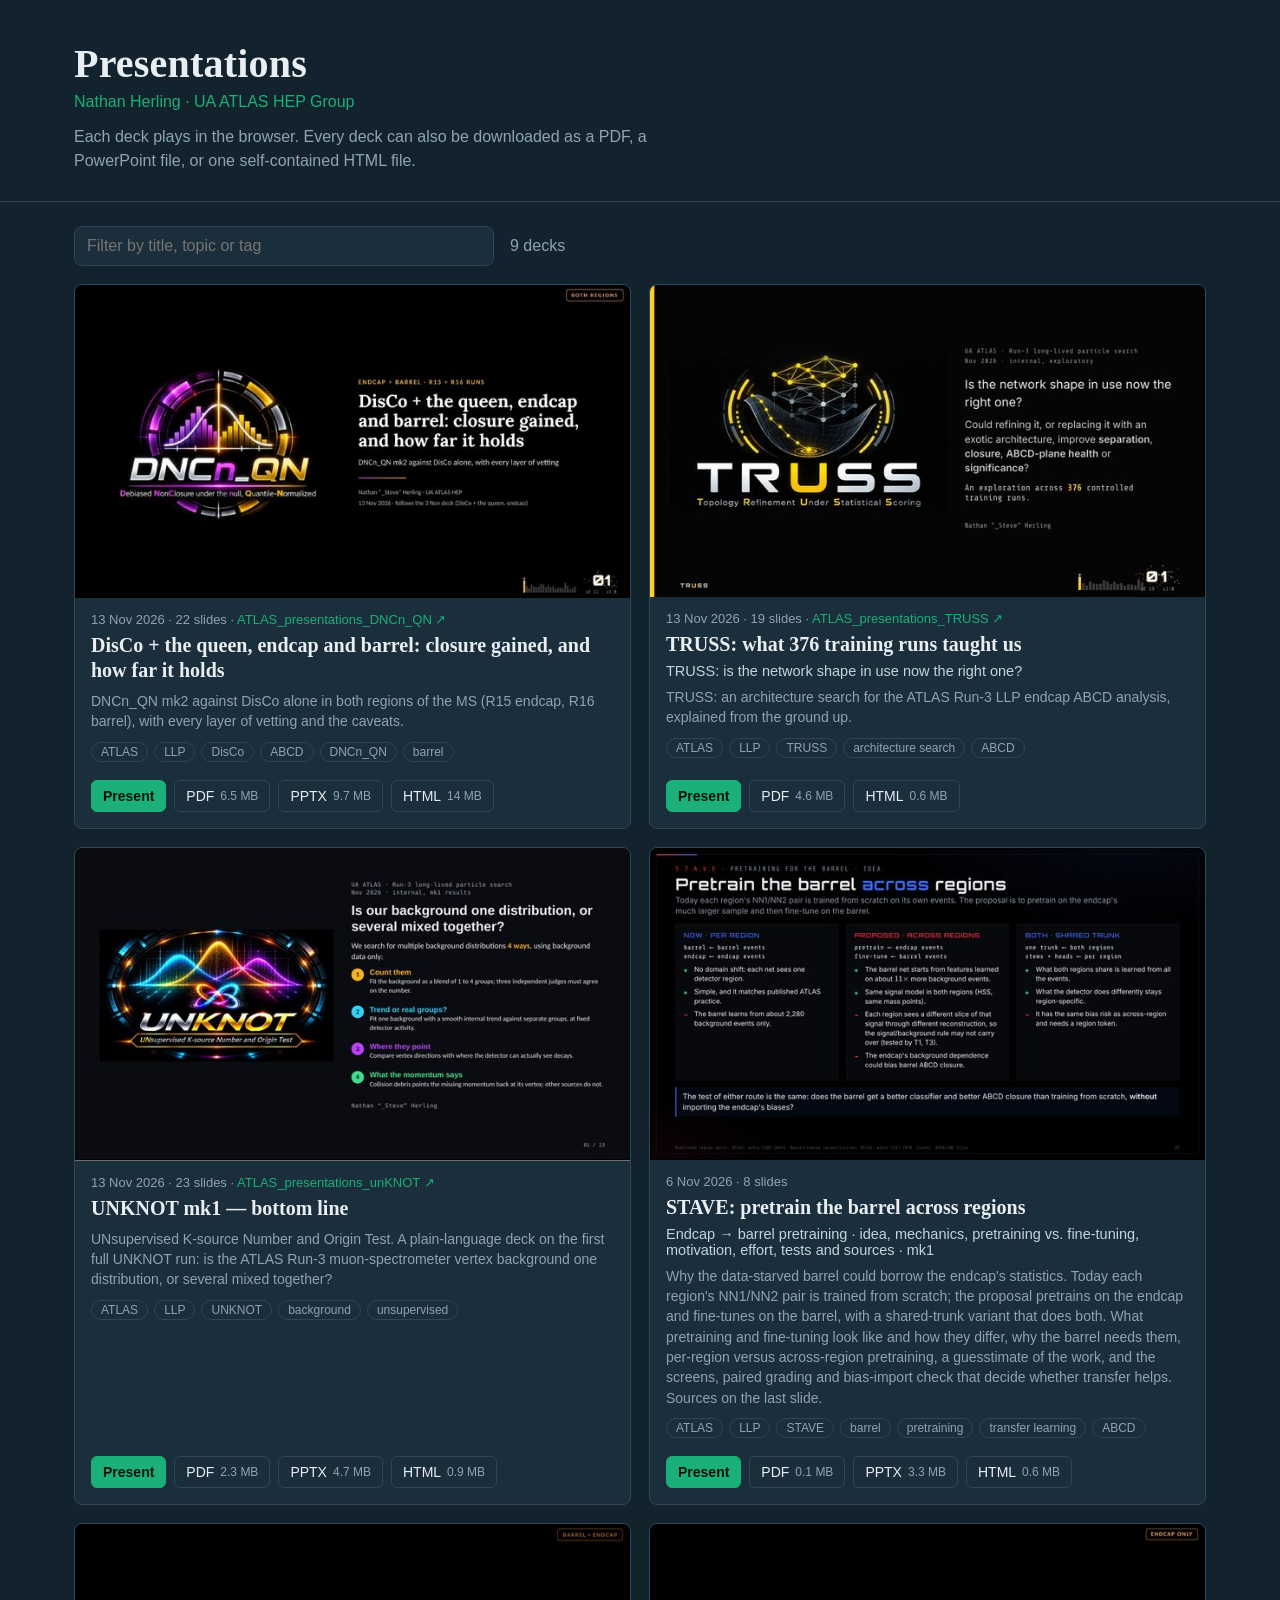
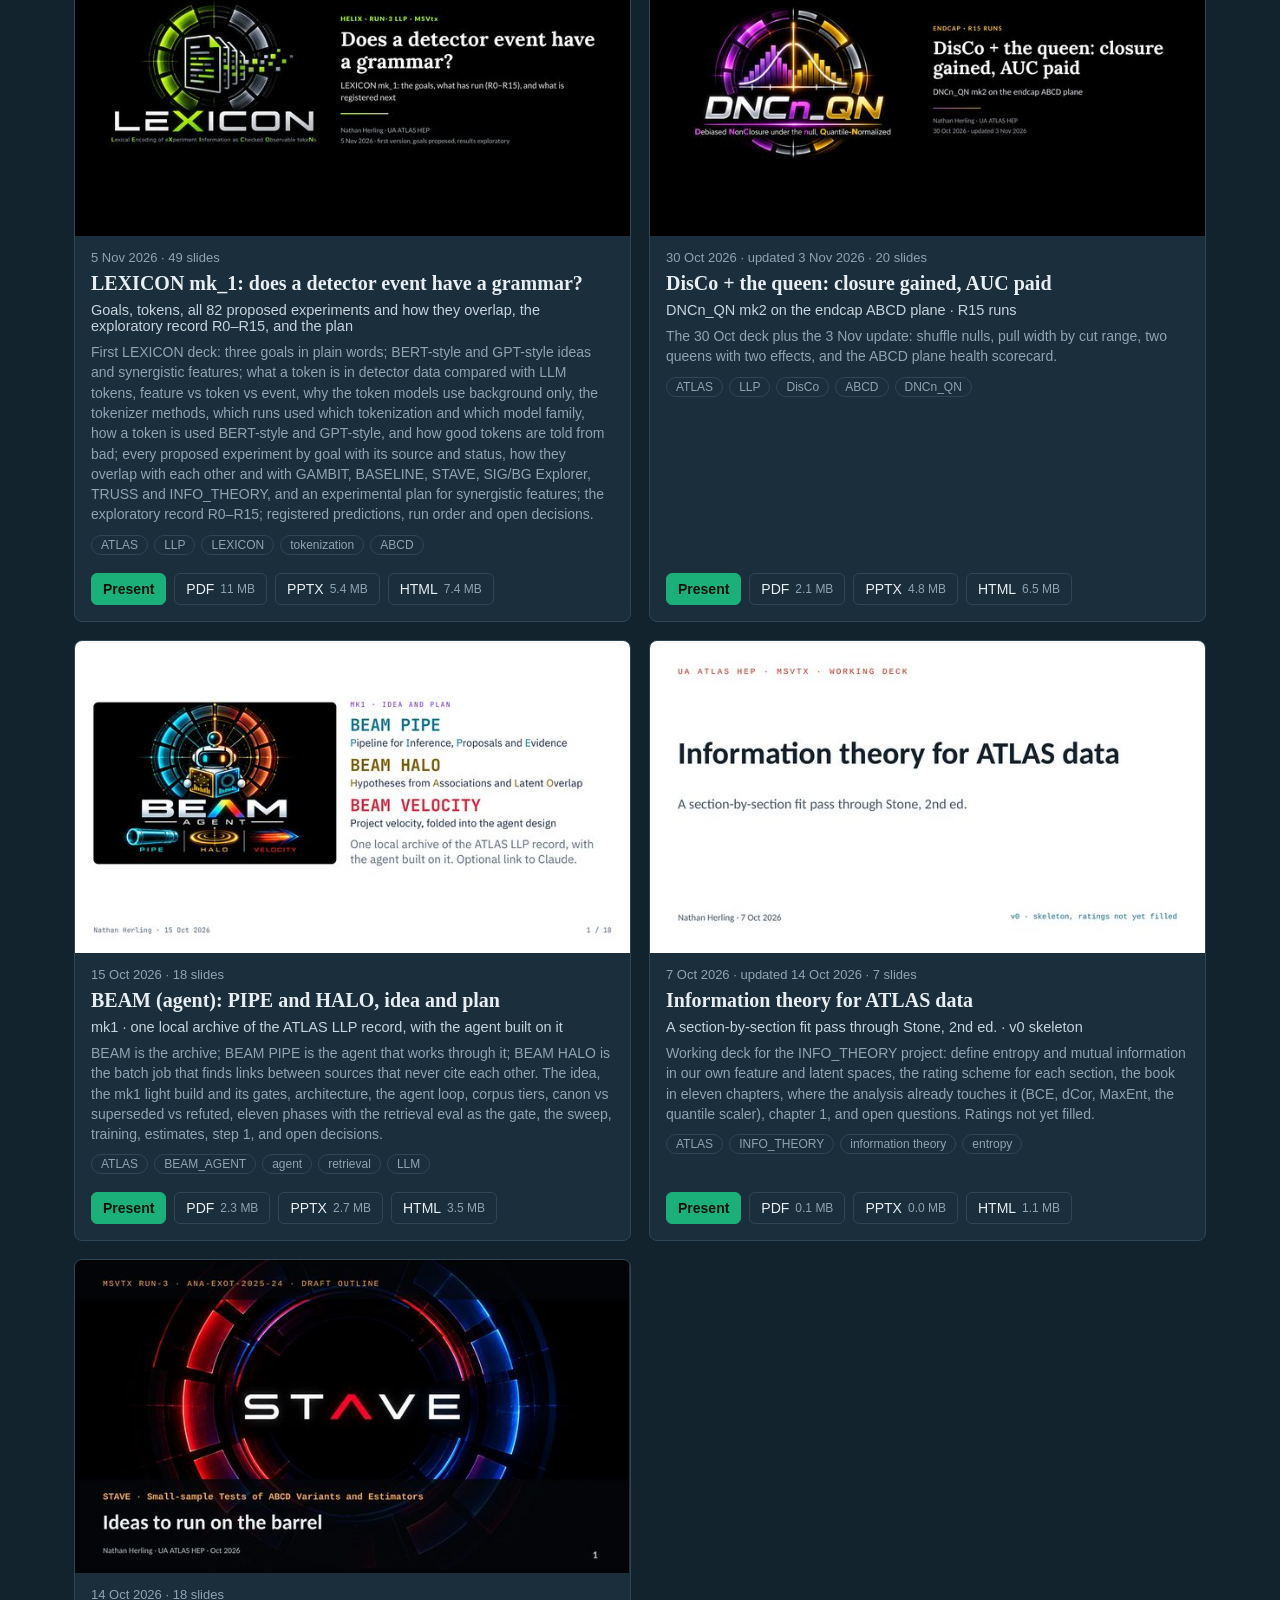
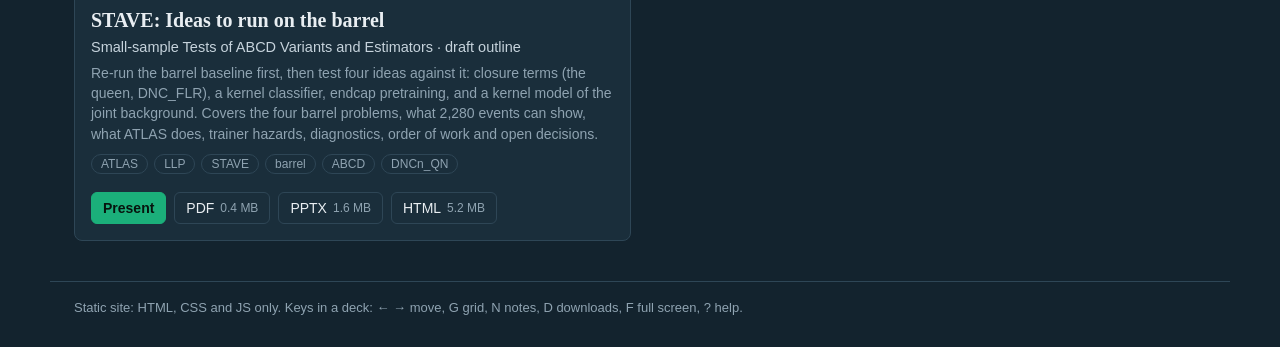
<file: index.html>
<!DOCTYPE html>
<html lang="en">
<head>
<meta charset="utf-8">
<meta name="viewport" content="width=device-width, initial-scale=1">
<title>Presentations · Nathan Herling</title>
<meta name="description" content="Talks and group-meeting decks: view in the browser or download as PDF, PPTX or a single HTML file.">
<link rel="icon" href="assets/icon/icon.svg" type="image/svg+xml">
<link rel="icon" href="assets/icon/favicon-32.png" sizes="32x32" type="image/png">
<link rel="stylesheet" href="assets/site.css">
</head>
<body>
<header class="top">
  <div class="wrap">
    <h1>Presentations</h1>
    <p class="who">Nathan Herling · UA ATLAS HEP Group</p>
    <p class="lede">Each deck plays in the browser. Every deck can also be downloaded as a PDF, a PowerPoint file, or one self-contained HTML file.</p>
  </div>
</header>

<main class="wrap">
  <div class="tools">
    <input id="q" type="search" placeholder="Filter by title, topic or tag" aria-label="Filter presentations" autocomplete="off">
    <span id="tally" class="muted"></span>
  </div>
  <ol id="list" class="cards"></ol>
  <p id="empty" class="muted" hidden>No presentations match that filter.</p>
</main>

<footer class="wrap foot muted">
  <span>Static site: HTML, CSS and JS only. Keys in a deck: ← → move, G grid, N notes, D downloads, F full screen, ? help.</span>
</footer>

<script src="catalog.js"></script>
<script src="assets/site.js"></script>
</body>
</html>
</file>
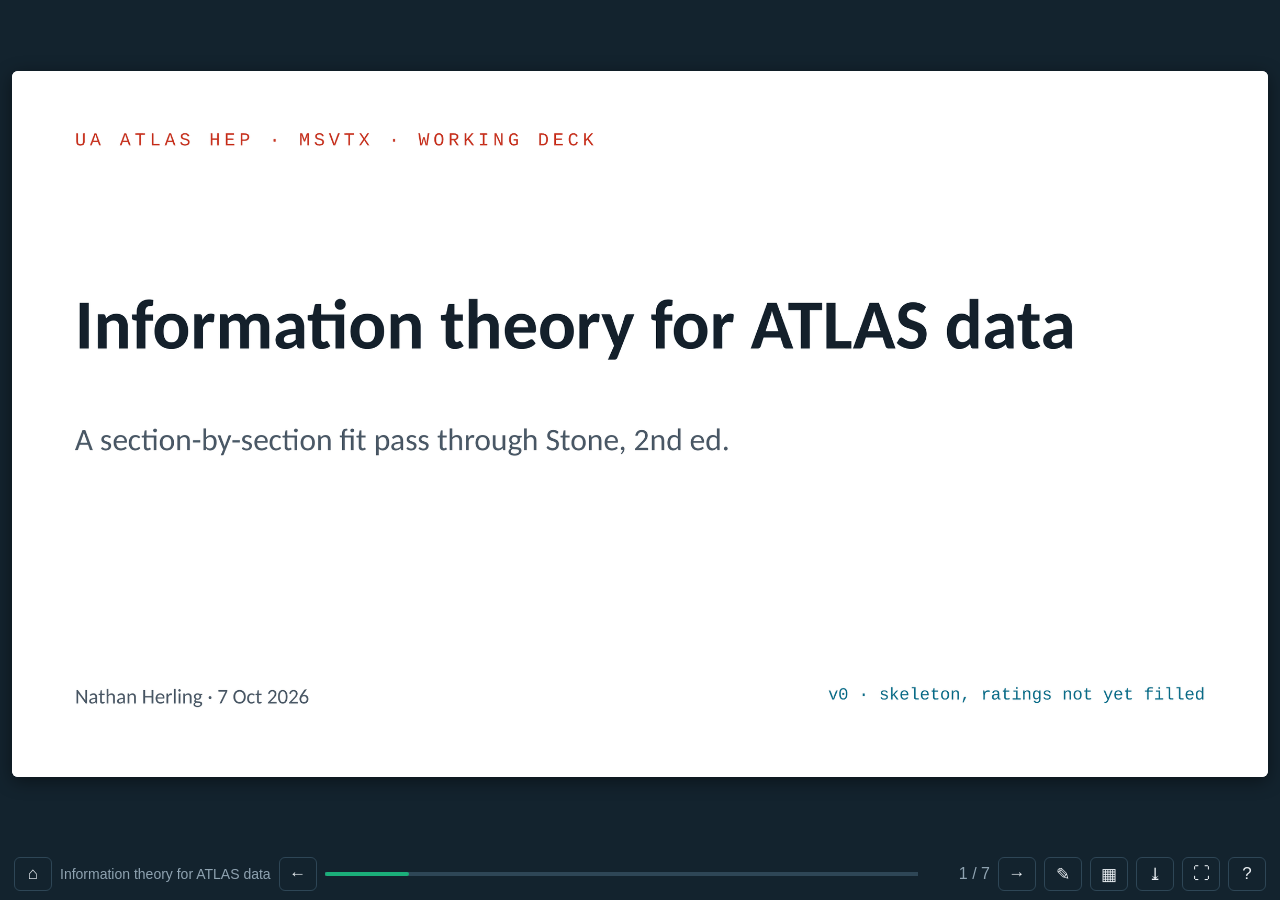
<file: decks/2026-10-07_information-theory-atlas-v0/index.html>
<!DOCTYPE html>
<html lang="en">
<head>
<meta charset="utf-8">
<meta name="viewport" content="width=device-width, initial-scale=1">
<!-- Generated by tools/deck_tool.py from assets/templates/player.html. Edit the template, then run: python tools/deck_tool.py build -->
<title>Information theory for ATLAS data</title>
<meta name="description" content="Working deck for the INFO_THEORY project: define entropy and mutual information in our own feature and latent spaces, the rating scheme for each section, the book in eleven chapters, where the analysis already touches it (BCE, dCor, MaxEnt, the quantile scaler), chapter 1, and open questions. Ratings not yet filled.">
<link rel="icon" href="../../assets/icon/icon.svg" type="image/svg+xml">
<link rel="icon" href="../../assets/icon/favicon-32.png" sizes="32x32" type="image/png">
<link rel="stylesheet" href="../../assets/player.css">
</head>
<body>
<div id="stage" aria-live="polite">
  <img id="slide" alt="">
</div>

<aside id="notes" hidden aria-label="Speaker notes">
  <div class="panel-head"><span id="notes-head">Notes</span><button class="x" data-close="notes" type="button" aria-label="Close notes">&#x2715;</button></div>
  <div id="notes-body"></div>
</aside>

<div id="overview" hidden></div>

<div id="downloads" class="pop" hidden role="menu" aria-label="Downloads"></div>

<div id="help" class="pop" hidden role="dialog" aria-label="Keyboard shortcuts">
  <div class="panel-head"><span>Keys</span><button class="x" data-close="help" type="button" aria-label="Close">&#x2715;</button></div>
  <table>
    <tr><td><kbd>&#8594;</kbd> <kbd>Space</kbd> <kbd>PgDn</kbd></td><td>next slide</td></tr>
    <tr><td><kbd>&#8592;</kbd> <kbd>PgUp</kbd></td><td>previous slide</td></tr>
    <tr><td><kbd>Home</kbd> <kbd>End</kbd></td><td>first / last slide</td></tr>
    <tr><td><kbd>G</kbd></td><td>overview grid</td></tr>
    <tr><td><kbd>N</kbd></td><td>speaker notes</td></tr>
    <tr><td><kbd>D</kbd></td><td>downloads (PDF, PPTX, HTML)</td></tr>
    <tr><td><kbd>F</kbd></td><td>full screen</td></tr>
    <tr><td><kbd>Esc</kbd></td><td>close panels</td></tr>
    <tr><td>#N in the URL</td><td>opens on slide N</td></tr>
  </table>
</div>

<nav id="bar">
  <a id="home" class="b" href="../../index.html" aria-label="All presentations" title="All presentations">&#8962;</a>
  <span id="deck-title"></span>
  <button id="prev" class="b" type="button" aria-label="Previous slide" title="Previous (&#8592;)">&#8592;</button>
  <div id="track" title="Click to jump"><div id="fill"></div></div>
  <span id="count">1 / 1</span>
  <button id="next" class="b" type="button" aria-label="Next slide" title="Next (&#8594;)">&#8594;</button>
  <button id="btn-notes" class="b" type="button" aria-label="Speaker notes" title="Notes (N)">&#9998;</button>
  <button id="btn-grid" class="b" type="button" aria-label="Overview" title="Overview (G)">&#9638;</button>
  <button id="btn-dl" class="b" type="button" aria-label="Download" title="Download (D)" aria-haspopup="menu">&#10515;</button>
  <button id="btn-full" class="b" type="button" aria-label="Full screen" title="Full screen (F)">&#x26F6;</button>
  <button id="btn-help" class="b" type="button" aria-label="Keyboard shortcuts" title="Keys (?)">?</button>
</nav>

<script src="deck.js"></script>
<script src="../../assets/player.js"></script>
</body>
</html>
</file>
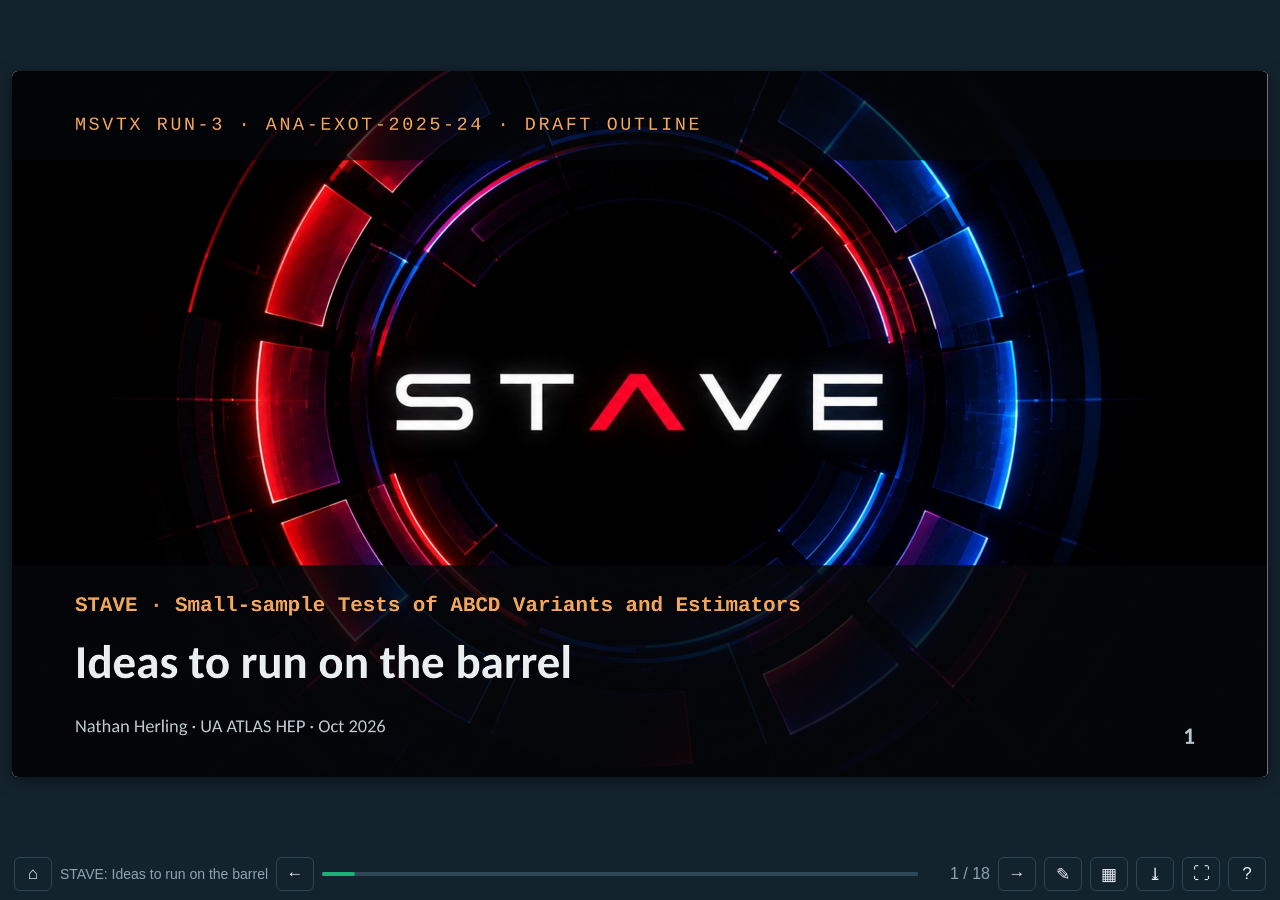
<file: decks/2026-10-14_stave-barrel-ideas/index.html>
<!DOCTYPE html>
<html lang="en">
<head>
<meta charset="utf-8">
<meta name="viewport" content="width=device-width, initial-scale=1">
<!-- Generated by tools/deck_tool.py from assets/templates/player.html. Edit the template, then run: python tools/deck_tool.py build -->
<title>STAVE: Ideas to run on the barrel</title>
<meta name="description" content="Re-run the barrel baseline first, then test four ideas against it: closure terms (the queen, DNC_FLR), a kernel classifier, endcap pretraining, and a kernel model of the joint background. Covers the four barrel problems, what 2,280 events can show, what ATLAS does, trainer hazards, diagnostics, order of work and open decisions.">
<link rel="icon" href="../../assets/icon/icon.svg" type="image/svg+xml">
<link rel="icon" href="../../assets/icon/favicon-32.png" sizes="32x32" type="image/png">
<link rel="stylesheet" href="../../assets/player.css">
</head>
<body>
<div id="stage" aria-live="polite">
  <img id="slide" alt="">
</div>

<aside id="notes" hidden aria-label="Speaker notes">
  <div class="panel-head"><span id="notes-head">Notes</span><button class="x" data-close="notes" type="button" aria-label="Close notes">&#x2715;</button></div>
  <div id="notes-body"></div>
</aside>

<div id="overview" hidden></div>

<div id="downloads" class="pop" hidden role="menu" aria-label="Downloads"></div>

<div id="help" class="pop" hidden role="dialog" aria-label="Keyboard shortcuts">
  <div class="panel-head"><span>Keys</span><button class="x" data-close="help" type="button" aria-label="Close">&#x2715;</button></div>
  <table>
    <tr><td><kbd>&#8594;</kbd> <kbd>Space</kbd> <kbd>PgDn</kbd></td><td>next slide</td></tr>
    <tr><td><kbd>&#8592;</kbd> <kbd>PgUp</kbd></td><td>previous slide</td></tr>
    <tr><td><kbd>Home</kbd> <kbd>End</kbd></td><td>first / last slide</td></tr>
    <tr><td><kbd>G</kbd></td><td>overview grid</td></tr>
    <tr><td><kbd>N</kbd></td><td>speaker notes</td></tr>
    <tr><td><kbd>D</kbd></td><td>downloads (PDF, PPTX, HTML)</td></tr>
    <tr><td><kbd>F</kbd></td><td>full screen</td></tr>
    <tr><td><kbd>Esc</kbd></td><td>close panels</td></tr>
    <tr><td>#N in the URL</td><td>opens on slide N</td></tr>
  </table>
</div>

<nav id="bar">
  <a id="home" class="b" href="../../index.html" aria-label="All presentations" title="All presentations">&#8962;</a>
  <span id="deck-title"></span>
  <button id="prev" class="b" type="button" aria-label="Previous slide" title="Previous (&#8592;)">&#8592;</button>
  <div id="track" title="Click to jump"><div id="fill"></div></div>
  <span id="count">1 / 1</span>
  <button id="next" class="b" type="button" aria-label="Next slide" title="Next (&#8594;)">&#8594;</button>
  <button id="btn-notes" class="b" type="button" aria-label="Speaker notes" title="Notes (N)">&#9998;</button>
  <button id="btn-grid" class="b" type="button" aria-label="Overview" title="Overview (G)">&#9638;</button>
  <button id="btn-dl" class="b" type="button" aria-label="Download" title="Download (D)" aria-haspopup="menu">&#10515;</button>
  <button id="btn-full" class="b" type="button" aria-label="Full screen" title="Full screen (F)">&#x26F6;</button>
  <button id="btn-help" class="b" type="button" aria-label="Keyboard shortcuts" title="Keys (?)">?</button>
</nav>

<script src="deck.js"></script>
<script src="../../assets/player.js"></script>
</body>
</html>
</file>
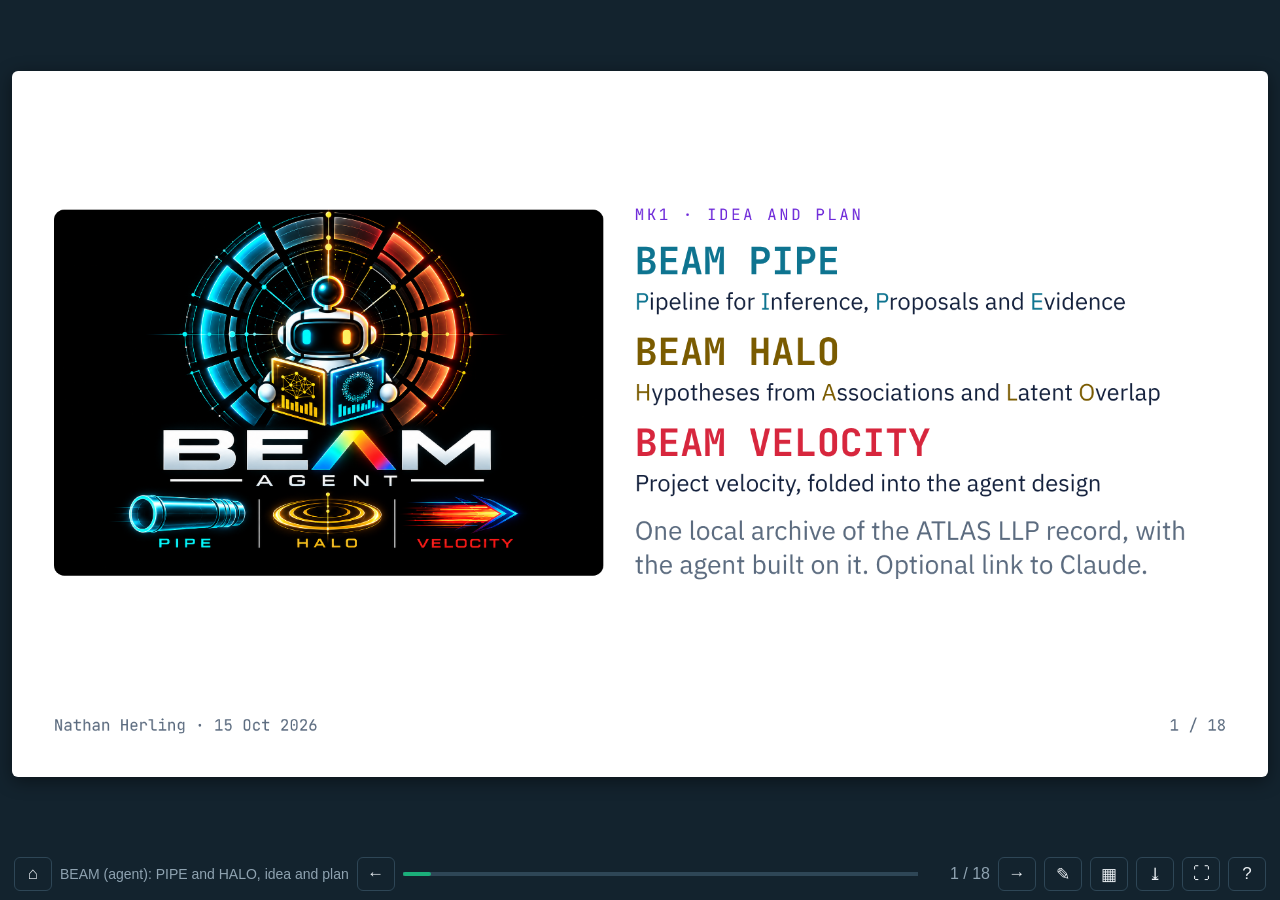
<file: decks/2026-10-15_beam-agent-idea-and-plan/index.html>
<!DOCTYPE html>
<html lang="en">
<head>
<meta charset="utf-8">
<meta name="viewport" content="width=device-width, initial-scale=1">
<!-- Generated by tools/deck_tool.py from assets/templates/player.html. Edit the template, then run: python tools/deck_tool.py build -->
<title>BEAM (agent): PIPE and HALO, idea and plan</title>
<meta name="description" content="BEAM is the archive; BEAM PIPE is the agent that works through it; BEAM HALO is the batch job that finds links between sources that never cite each other. The idea, the mk1 light build and its gates, architecture, the agent loop, corpus tiers, canon vs superseded vs refuted, eleven phases with the retrieval eval as the gate, the sweep, training, estimates, step 1, and open decisions.">
<link rel="icon" href="../../assets/icon/icon.svg" type="image/svg+xml">
<link rel="icon" href="../../assets/icon/favicon-32.png" sizes="32x32" type="image/png">
<link rel="stylesheet" href="../../assets/player.css">
</head>
<body>
<div id="stage" aria-live="polite">
  <img id="slide" alt="">
</div>

<aside id="notes" hidden aria-label="Speaker notes">
  <div class="panel-head"><span id="notes-head">Notes</span><button class="x" data-close="notes" type="button" aria-label="Close notes">&#x2715;</button></div>
  <div id="notes-body"></div>
</aside>

<div id="overview" hidden></div>

<div id="downloads" class="pop" hidden role="menu" aria-label="Downloads"></div>

<div id="help" class="pop" hidden role="dialog" aria-label="Keyboard shortcuts">
  <div class="panel-head"><span>Keys</span><button class="x" data-close="help" type="button" aria-label="Close">&#x2715;</button></div>
  <table>
    <tr><td><kbd>&#8594;</kbd> <kbd>Space</kbd> <kbd>PgDn</kbd></td><td>next slide</td></tr>
    <tr><td><kbd>&#8592;</kbd> <kbd>PgUp</kbd></td><td>previous slide</td></tr>
    <tr><td><kbd>Home</kbd> <kbd>End</kbd></td><td>first / last slide</td></tr>
    <tr><td><kbd>G</kbd></td><td>overview grid</td></tr>
    <tr><td><kbd>N</kbd></td><td>speaker notes</td></tr>
    <tr><td><kbd>D</kbd></td><td>downloads (PDF, PPTX, HTML)</td></tr>
    <tr><td><kbd>F</kbd></td><td>full screen</td></tr>
    <tr><td><kbd>Esc</kbd></td><td>close panels</td></tr>
    <tr><td>#N in the URL</td><td>opens on slide N</td></tr>
  </table>
</div>

<nav id="bar">
  <a id="home" class="b" href="../../index.html" aria-label="All presentations" title="All presentations">&#8962;</a>
  <span id="deck-title"></span>
  <button id="prev" class="b" type="button" aria-label="Previous slide" title="Previous (&#8592;)">&#8592;</button>
  <div id="track" title="Click to jump"><div id="fill"></div></div>
  <span id="count">1 / 1</span>
  <button id="next" class="b" type="button" aria-label="Next slide" title="Next (&#8594;)">&#8594;</button>
  <button id="btn-notes" class="b" type="button" aria-label="Speaker notes" title="Notes (N)">&#9998;</button>
  <button id="btn-grid" class="b" type="button" aria-label="Overview" title="Overview (G)">&#9638;</button>
  <button id="btn-dl" class="b" type="button" aria-label="Download" title="Download (D)" aria-haspopup="menu">&#10515;</button>
  <button id="btn-full" class="b" type="button" aria-label="Full screen" title="Full screen (F)">&#x26F6;</button>
  <button id="btn-help" class="b" type="button" aria-label="Keyboard shortcuts" title="Keys (?)">?</button>
</nav>

<script src="deck.js"></script>
<script src="../../assets/player.js"></script>
</body>
</html>
</file>
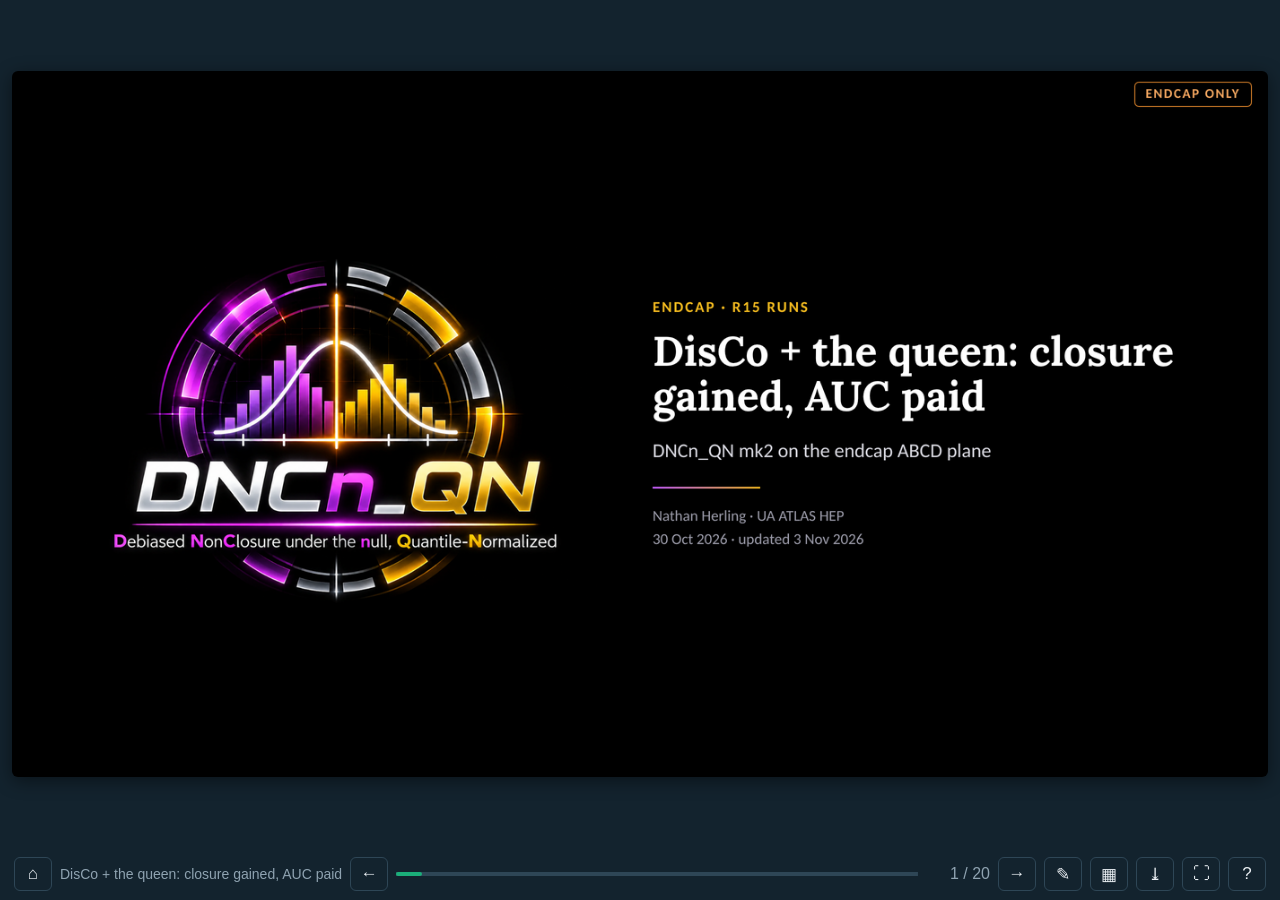
<file: decks/2026-11-03_qn2-disco-vs-queen/index.html>
<!DOCTYPE html>
<html lang="en">
<head>
<meta charset="utf-8">
<meta name="viewport" content="width=device-width, initial-scale=1">
<!-- Generated by tools/deck_tool.py from assets/templates/player.html. Edit the template, then run: python tools/deck_tool.py build -->
<title>DisCo + the queen: closure gained, AUC paid</title>
<meta name="description" content="The 30 Oct deck plus the 3 Nov update: shuffle nulls, pull width by cut range, two queens with two effects, and the ABCD plane health scorecard.">
<link rel="icon" href="../../assets/icon/icon.svg" type="image/svg+xml">
<link rel="icon" href="../../assets/icon/favicon-32.png" sizes="32x32" type="image/png">
<link rel="stylesheet" href="../../assets/player.css">
</head>
<body>
<div id="stage" aria-live="polite">
  <img id="slide" alt="">
</div>

<aside id="notes" hidden aria-label="Speaker notes">
  <div class="panel-head"><span id="notes-head">Notes</span><button class="x" data-close="notes" type="button" aria-label="Close notes">&#x2715;</button></div>
  <div id="notes-body"></div>
</aside>

<div id="overview" hidden></div>

<div id="downloads" class="pop" hidden role="menu" aria-label="Downloads"></div>

<div id="help" class="pop" hidden role="dialog" aria-label="Keyboard shortcuts">
  <div class="panel-head"><span>Keys</span><button class="x" data-close="help" type="button" aria-label="Close">&#x2715;</button></div>
  <table>
    <tr><td><kbd>&#8594;</kbd> <kbd>Space</kbd> <kbd>PgDn</kbd></td><td>next slide</td></tr>
    <tr><td><kbd>&#8592;</kbd> <kbd>PgUp</kbd></td><td>previous slide</td></tr>
    <tr><td><kbd>Home</kbd> <kbd>End</kbd></td><td>first / last slide</td></tr>
    <tr><td><kbd>G</kbd></td><td>overview grid</td></tr>
    <tr><td><kbd>N</kbd></td><td>speaker notes</td></tr>
    <tr><td><kbd>D</kbd></td><td>downloads (PDF, PPTX, HTML)</td></tr>
    <tr><td><kbd>F</kbd></td><td>full screen</td></tr>
    <tr><td><kbd>Esc</kbd></td><td>close panels</td></tr>
    <tr><td>#N in the URL</td><td>opens on slide N</td></tr>
  </table>
</div>

<nav id="bar">
  <a id="home" class="b" href="../../index.html" aria-label="All presentations" title="All presentations">&#8962;</a>
  <span id="deck-title"></span>
  <button id="prev" class="b" type="button" aria-label="Previous slide" title="Previous (&#8592;)">&#8592;</button>
  <div id="track" title="Click to jump"><div id="fill"></div></div>
  <span id="count">1 / 1</span>
  <button id="next" class="b" type="button" aria-label="Next slide" title="Next (&#8594;)">&#8594;</button>
  <button id="btn-notes" class="b" type="button" aria-label="Speaker notes" title="Notes (N)">&#9998;</button>
  <button id="btn-grid" class="b" type="button" aria-label="Overview" title="Overview (G)">&#9638;</button>
  <button id="btn-dl" class="b" type="button" aria-label="Download" title="Download (D)" aria-haspopup="menu">&#10515;</button>
  <button id="btn-full" class="b" type="button" aria-label="Full screen" title="Full screen (F)">&#x26F6;</button>
  <button id="btn-help" class="b" type="button" aria-label="Keyboard shortcuts" title="Keys (?)">?</button>
</nav>

<script src="deck.js"></script>
<script src="../../assets/player.js"></script>
</body>
</html>
</file>
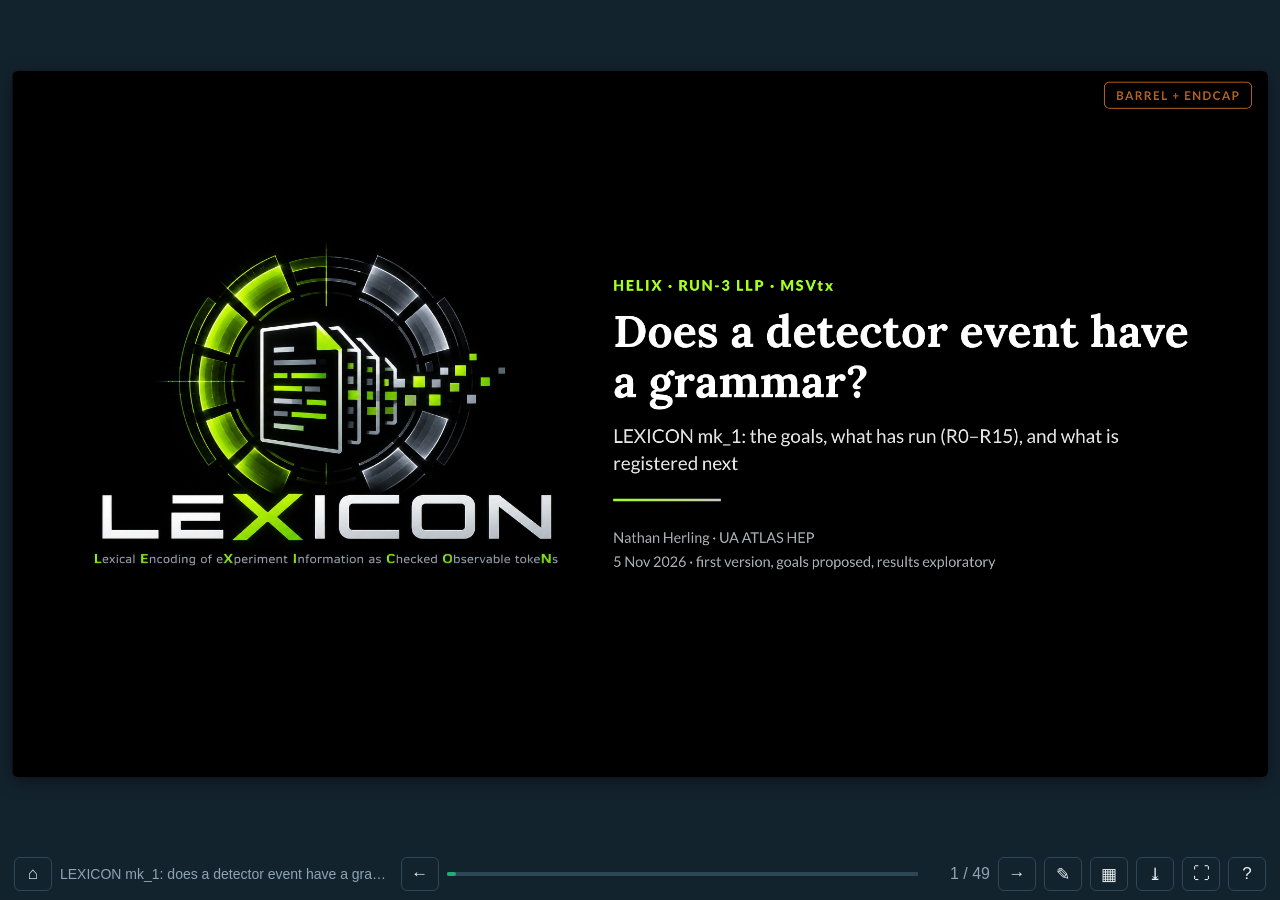
<file: decks/2026-11-05_lexicon-mk1/index.html>
<!DOCTYPE html>
<html lang="en">
<head>
<meta charset="utf-8">
<meta name="viewport" content="width=device-width, initial-scale=1">
<!-- Generated by tools/deck_tool.py from assets/templates/player.html. Edit the template, then run: python tools/deck_tool.py build -->
<title>LEXICON mk_1: does a detector event have a grammar?</title>
<meta name="description" content="First LEXICON deck: three goals in plain words; BERT-style and GPT-style ideas and synergistic features; what a token is in detector data compared with LLM tokens, feature vs token vs event, why the token models use background only, the tokenizer methods, which runs used which tokenization and which model family, how a token is used BERT-style and GPT-style, and how good tokens are told from bad; every proposed experiment by goal with its source and status, how they overlap with each other and with GAMBIT, BASELINE, STAVE, SIG/BG Explorer, TRUSS and INFO_THEORY, and an experimental plan for synergistic features; the exploratory record R0–R15; registered predictions, run order and open decisions.">
<link rel="icon" href="../../assets/icon/icon.svg" type="image/svg+xml">
<link rel="icon" href="../../assets/icon/favicon-32.png" sizes="32x32" type="image/png">
<link rel="stylesheet" href="../../assets/player.css">
</head>
<body>
<div id="stage" aria-live="polite">
  <img id="slide" alt="">
</div>

<aside id="notes" hidden aria-label="Speaker notes">
  <div class="panel-head"><span id="notes-head">Notes</span><button class="x" data-close="notes" type="button" aria-label="Close notes">&#x2715;</button></div>
  <div id="notes-body"></div>
</aside>

<div id="overview" hidden></div>

<div id="downloads" class="pop" hidden role="menu" aria-label="Downloads"></div>

<div id="help" class="pop" hidden role="dialog" aria-label="Keyboard shortcuts">
  <div class="panel-head"><span>Keys</span><button class="x" data-close="help" type="button" aria-label="Close">&#x2715;</button></div>
  <table>
    <tr><td><kbd>&#8594;</kbd> <kbd>Space</kbd> <kbd>PgDn</kbd></td><td>next slide</td></tr>
    <tr><td><kbd>&#8592;</kbd> <kbd>PgUp</kbd></td><td>previous slide</td></tr>
    <tr><td><kbd>Home</kbd> <kbd>End</kbd></td><td>first / last slide</td></tr>
    <tr><td><kbd>G</kbd></td><td>overview grid</td></tr>
    <tr><td><kbd>N</kbd></td><td>speaker notes</td></tr>
    <tr><td><kbd>D</kbd></td><td>downloads (PDF, PPTX, HTML)</td></tr>
    <tr><td><kbd>F</kbd></td><td>full screen</td></tr>
    <tr><td><kbd>Esc</kbd></td><td>close panels</td></tr>
    <tr><td>#N in the URL</td><td>opens on slide N</td></tr>
  </table>
</div>

<nav id="bar">
  <a id="home" class="b" href="../../index.html" aria-label="All presentations" title="All presentations">&#8962;</a>
  <span id="deck-title"></span>
  <button id="prev" class="b" type="button" aria-label="Previous slide" title="Previous (&#8592;)">&#8592;</button>
  <div id="track" title="Click to jump"><div id="fill"></div></div>
  <span id="count">1 / 1</span>
  <button id="next" class="b" type="button" aria-label="Next slide" title="Next (&#8594;)">&#8594;</button>
  <button id="btn-notes" class="b" type="button" aria-label="Speaker notes" title="Notes (N)">&#9998;</button>
  <button id="btn-grid" class="b" type="button" aria-label="Overview" title="Overview (G)">&#9638;</button>
  <button id="btn-dl" class="b" type="button" aria-label="Download" title="Download (D)" aria-haspopup="menu">&#10515;</button>
  <button id="btn-full" class="b" type="button" aria-label="Full screen" title="Full screen (F)">&#x26F6;</button>
  <button id="btn-help" class="b" type="button" aria-label="Keyboard shortcuts" title="Keys (?)">?</button>
</nav>

<script src="deck.js"></script>
<script src="../../assets/player.js"></script>
</body>
</html>
</file>
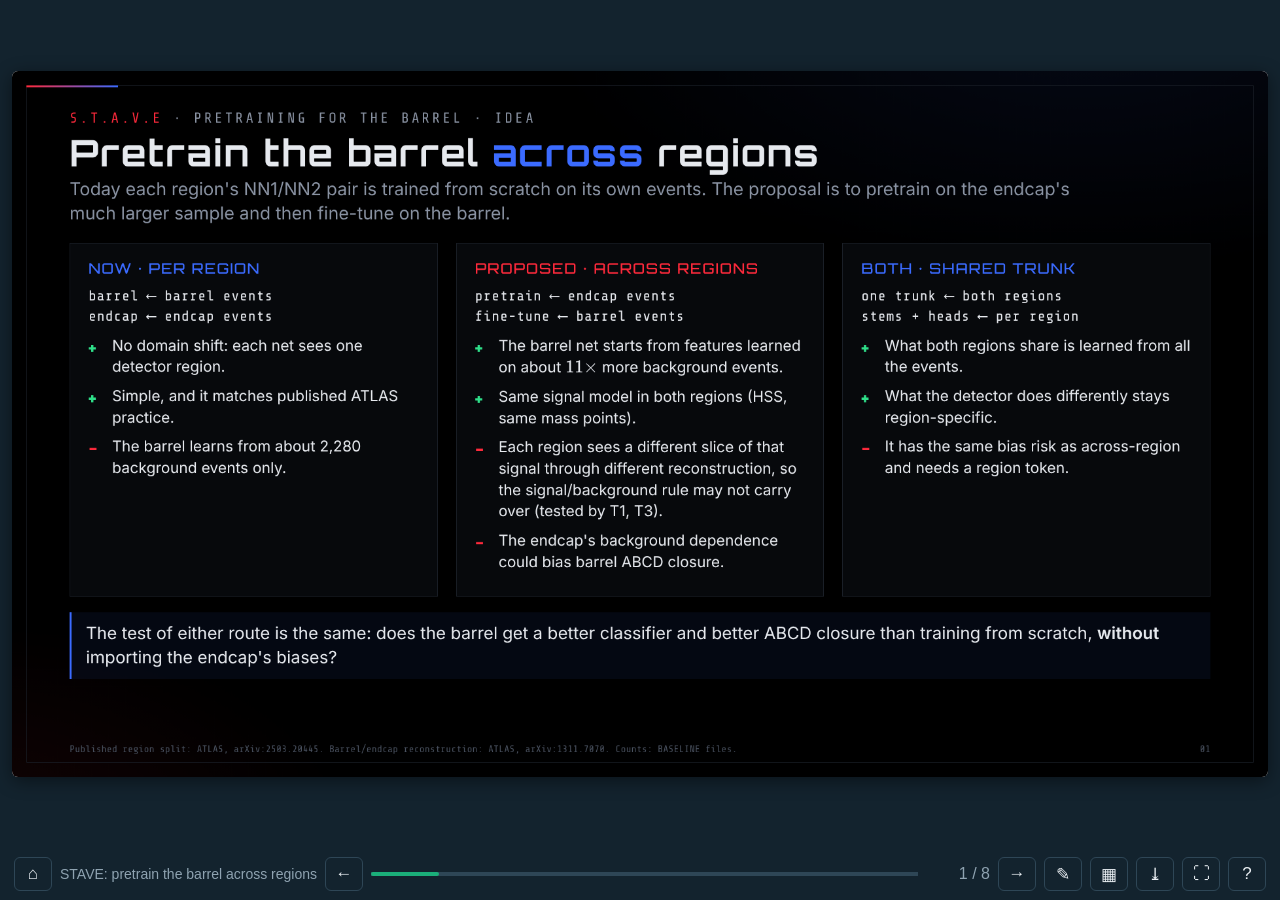
<file: decks/2026-11-06_stave-pretraining-across-regions/index.html>
<!DOCTYPE html>
<html lang="en">
<head>
<meta charset="utf-8">
<meta name="viewport" content="width=device-width, initial-scale=1">
<!-- Generated by tools/deck_tool.py from assets/templates/player.html. Edit the template, then run: python tools/deck_tool.py build -->
<title>STAVE: pretrain the barrel across regions</title>
<meta name="description" content="Why the data-starved barrel could borrow the endcap&#x27;s statistics. Today each region&#x27;s NN1/NN2 pair is trained from scratch; the proposal pretrains on the endcap and fine-tunes on the barrel, with a shared-trunk variant that does both. What pretraining and fine-tuning look like and how they differ, why the barrel needs them, per-region versus across-region pretraining, a guesstimate of the work, and the screens, paired grading and bias-import check that decide whether transfer helps. Sources on the last slide.">
<link rel="icon" href="../../assets/icon/icon.svg" type="image/svg+xml">
<link rel="icon" href="../../assets/icon/favicon-32.png" sizes="32x32" type="image/png">
<link rel="stylesheet" href="../../assets/player.css">
</head>
<body>
<div id="stage" aria-live="polite">
  <img id="slide" alt="">
</div>

<aside id="notes" hidden aria-label="Speaker notes">
  <div class="panel-head"><span id="notes-head">Notes</span><button class="x" data-close="notes" type="button" aria-label="Close notes">&#x2715;</button></div>
  <div id="notes-body"></div>
</aside>

<div id="overview" hidden></div>

<div id="downloads" class="pop" hidden role="menu" aria-label="Downloads"></div>

<div id="help" class="pop" hidden role="dialog" aria-label="Keyboard shortcuts">
  <div class="panel-head"><span>Keys</span><button class="x" data-close="help" type="button" aria-label="Close">&#x2715;</button></div>
  <table>
    <tr><td><kbd>&#8594;</kbd> <kbd>Space</kbd> <kbd>PgDn</kbd></td><td>next slide</td></tr>
    <tr><td><kbd>&#8592;</kbd> <kbd>PgUp</kbd></td><td>previous slide</td></tr>
    <tr><td><kbd>Home</kbd> <kbd>End</kbd></td><td>first / last slide</td></tr>
    <tr><td><kbd>G</kbd></td><td>overview grid</td></tr>
    <tr><td><kbd>N</kbd></td><td>speaker notes</td></tr>
    <tr><td><kbd>D</kbd></td><td>downloads (PDF, PPTX, HTML)</td></tr>
    <tr><td><kbd>F</kbd></td><td>full screen</td></tr>
    <tr><td><kbd>Esc</kbd></td><td>close panels</td></tr>
    <tr><td>#N in the URL</td><td>opens on slide N</td></tr>
  </table>
</div>

<nav id="bar">
  <a id="home" class="b" href="../../index.html" aria-label="All presentations" title="All presentations">&#8962;</a>
  <span id="deck-title"></span>
  <button id="prev" class="b" type="button" aria-label="Previous slide" title="Previous (&#8592;)">&#8592;</button>
  <div id="track" title="Click to jump"><div id="fill"></div></div>
  <span id="count">1 / 1</span>
  <button id="next" class="b" type="button" aria-label="Next slide" title="Next (&#8594;)">&#8594;</button>
  <button id="btn-notes" class="b" type="button" aria-label="Speaker notes" title="Notes (N)">&#9998;</button>
  <button id="btn-grid" class="b" type="button" aria-label="Overview" title="Overview (G)">&#9638;</button>
  <button id="btn-dl" class="b" type="button" aria-label="Download" title="Download (D)" aria-haspopup="menu">&#10515;</button>
  <button id="btn-full" class="b" type="button" aria-label="Full screen" title="Full screen (F)">&#x26F6;</button>
  <button id="btn-help" class="b" type="button" aria-label="Keyboard shortcuts" title="Keys (?)">?</button>
</nav>

<script src="deck.js"></script>
<script src="../../assets/player.js"></script>
</body>
</html>
</file>
<file: assets/site.css>
:root {
  --bg: #13232e; --panel: #1a2e3b; --line: #2e4656; --ink: #e9eef2; --muted: #8fa3b1; --accent: #1baf7a;
  --radius: 8px;
}
* { box-sizing: border-box; }
html, body { margin: 0; background: var(--bg); color: var(--ink); font-family: Calibri, "Segoe UI", Arial, sans-serif; }
a { color: var(--accent); }
.wrap { max-width: 1180px; margin: 0 auto; padding: 0 24px; }
.muted { color: var(--muted); }

.top { border-bottom: 1px solid var(--line); padding: 40px 0 28px; }
.top h1 { margin: 0; font-family: Georgia, "Lora", serif; font-size: 40px; letter-spacing: .2px; }
.top .who { margin: 6px 0 0; color: var(--accent); font-size: 16px; }
.top .lede { margin: 14px 0 0; max-width: 68ch; color: var(--muted); line-height: 1.5; }

.tools { display: flex; align-items: center; gap: 16px; margin: 24px 0 18px; }
#q { flex: 1; max-width: 420px; background: var(--panel); color: var(--ink); border: 1px solid var(--line);
  border-radius: var(--radius); padding: 10px 12px; font: inherit; }
#q:focus { outline: none; border-color: var(--accent); }

.cards { list-style: none; margin: 0; padding: 0; display: grid; gap: 18px;
  grid-template-columns: repeat(auto-fill, minmax(min(100%, 400px), 1fr)); }
.card { background: var(--panel); border: 1px solid var(--line); border-radius: var(--radius); overflow: hidden;
  display: flex; flex-direction: column; }
.card:hover { border-color: #3f6175; }
.card .thumb { display: block; aspect-ratio: 16 / 9; background: #0d1820; }
.card .thumb img { display: block; width: 100%; height: 100%; object-fit: cover; }
.card .thumb.blank { display: flex; align-items: center; justify-content: center; padding: 18px; text-align: center;
  font-family: Georgia, "Lora", serif; font-size: 20px; color: var(--muted); text-decoration: none; }
.card .meta .repo { color: var(--accent); text-decoration: none; }
.card .meta .repo:hover { text-decoration: underline; }
.card .body { padding: 14px 16px 16px; display: flex; flex-direction: column; gap: 6px; flex: 1; }
.card .meta { font-size: 13px; color: var(--muted); font-variant-numeric: tabular-nums; }
.card h2 { margin: 0; font-family: Georgia, "Lora", serif; font-size: 20px; line-height: 1.25; }
.card h2 a { color: var(--ink); text-decoration: none; }
.card h2 a:hover { color: var(--accent); }
.card .sub { margin: 0; color: #c6d3dc; font-size: 14.5px; }
.card .desc { margin: 2px 0 0; color: var(--muted); font-size: 14px; line-height: 1.45; }
.tags { display: flex; flex-wrap: wrap; gap: 6px; margin-top: 4px; }
.tag { font-size: 12px; border: 1px solid var(--line); border-radius: 999px; padding: 2px 9px; color: var(--muted); }
.actions { display: flex; flex-wrap: wrap; gap: 8px; margin-top: auto; padding-top: 12px; }
.btn { display: inline-flex; align-items: center; gap: 6px; border: 1px solid var(--line); border-radius: 6px;
  padding: 7px 11px; font-size: 14px; color: var(--ink); text-decoration: none; background: transparent; }
.btn:hover, .btn:focus-visible { border-color: var(--accent); color: var(--accent); outline: none; }
.btn.primary { background: var(--accent); border-color: var(--accent); color: #07140e; font-weight: 600; }
.btn.primary:hover, .btn.primary:focus-visible { background: #22c78c; color: #07140e; }
.btn small { color: var(--muted); font-size: 12px; }
.btn.primary small { color: #0b3a28; }

.foot { border-top: 1px solid var(--line); margin-top: 40px; padding: 18px 24px 32px; font-size: 13px; }
</file>
<file: assets/player.css>
:root {
  --bg: #13232e; --panel: #1a2e3b; --line: #2e4656; --ink: #e9eef2; --muted: #8fa3b1; --accent: #1baf7a;
  --bar: 52px; --notes-w: 380px;
}
* { box-sizing: border-box; }
html, body { margin: 0; height: 100%; background: var(--bg); color: var(--ink); font-family: Calibri, "Segoe UI", Arial, sans-serif; overflow: hidden; }

#stage { position: fixed; inset: 0 0 var(--bar) 0; display: flex; align-items: center; justify-content: center; padding: 12px; transition: right .18s; }
#slide { max-width: 100%; max-height: 100%; border-radius: 6px; box-shadow: 0 4px 18px rgba(0,0,0,.45); background: #fff; cursor: pointer; user-select: none; }
body.notes-open #stage { right: var(--notes-w); }

/* bottom bar */
#bar { position: fixed; left: 0; right: 0; bottom: 0; height: var(--bar); display: flex; align-items: center; gap: 8px;
  padding: 0 14px; background: var(--bg); transition: opacity .25s; z-index: 5; }
.b { display: inline-flex; align-items: center; justify-content: center; background: transparent; color: var(--ink);
  border: 1px solid var(--line); border-radius: 6px; width: 38px; height: 34px; font-size: 17px; cursor: pointer;
  text-decoration: none; font-family: inherit; flex: none; }
.b:hover, .b:focus-visible { border-color: var(--accent); color: var(--accent); outline: none; }
.b.on { border-color: var(--accent); color: var(--accent); background: rgba(27,175,122,.1); }
#deck-title { max-width: 26vw; overflow: hidden; text-overflow: ellipsis; white-space: nowrap; color: var(--muted); font-size: 14px; }
#track { flex: 1; height: 14px; display: flex; align-items: center; cursor: pointer; min-width: 60px;
  background: linear-gradient(var(--line), var(--line)) center / 100% 4px no-repeat; border-radius: 2px; }
#fill { height: 4px; width: 0; background: var(--accent); border-radius: 2px; transition: width .2s; }
#count { min-width: 64px; text-align: right; color: var(--muted); font-variant-numeric: tabular-nums; }
body.fs.idle #bar { opacity: 0; }
body.fs.idle, body.fs.idle #slide { cursor: none; }

/* notes */
#notes { position: fixed; top: 0; right: 0; bottom: var(--bar); width: var(--notes-w); background: var(--panel);
  border-left: 1px solid var(--line); display: flex; flex-direction: column; z-index: 4; }
#notes[hidden] { display: none; }
.panel-head { display: flex; align-items: center; justify-content: space-between; padding: 12px 14px; border-bottom: 1px solid var(--line);
  font-size: 13px; letter-spacing: .6px; text-transform: uppercase; color: var(--muted); }
.x { background: none; border: 0; color: var(--muted); font-size: 15px; cursor: pointer; padding: 2px 6px; }
.x:hover { color: var(--accent); }
#notes-body { padding: 14px 16px 24px; overflow: auto; font-size: 15px; line-height: 1.5; }
#notes-body p { margin: 0 0 10px; }
#notes-body .data { margin-top: 14px; padding: 10px 12px; border-left: 3px solid var(--accent); background: rgba(27,175,122,.07);
  color: #c6d3dc; font-size: 13.5px; }
#notes-body .data b { display: block; color: var(--accent); font-size: 12px; letter-spacing: .6px; margin-bottom: 4px; }
#notes-body .none { color: var(--muted); font-style: italic; }

/* overview grid */
#overview { position: fixed; inset: 0 0 var(--bar) 0; overflow: auto; background: var(--bg); padding: 20px;
  display: grid; grid-template-columns: repeat(auto-fill, minmax(240px, 1fr)); gap: 14px; align-content: start; z-index: 6; }
#overview[hidden] { display: none; }
.thumb { position: relative; padding: 0; border: 2px solid transparent; border-radius: 6px; background: #0d1820; cursor: pointer; overflow: hidden; }
.thumb img { display: block; width: 100%; aspect-ratio: var(--ar, 16/9); object-fit: cover; background: #fff; }
.thumb span { position: absolute; left: 6px; bottom: 6px; background: rgba(19,35,46,.85); color: var(--ink); font-size: 12px; padding: 1px 7px; border-radius: 4px; }
.thumb:hover, .thumb:focus-visible { border-color: #3f6175; outline: none; }
.thumb.on { border-color: var(--accent); }

/* popovers */
.pop { position: fixed; right: 14px; bottom: calc(var(--bar) + 8px); background: var(--panel); border: 1px solid var(--line);
  border-radius: 8px; box-shadow: 0 8px 28px rgba(0,0,0,.5); z-index: 8; min-width: 280px; }
.pop[hidden] { display: none; }
#downloads a { display: flex; justify-content: space-between; gap: 18px; padding: 11px 16px; color: var(--ink); text-decoration: none; border-top: 1px solid var(--line); }
#downloads a:first-child { border-top: 0; }
#downloads a:hover, #downloads a:focus-visible { background: rgba(27,175,122,.1); color: var(--accent); outline: none; }
#downloads a small { color: var(--muted); }
#downloads .empty { padding: 12px 16px; color: var(--muted); }
#help table { border-collapse: collapse; margin: 6px 0 10px; font-size: 14px; }
#help td { padding: 5px 14px; }
#help td:first-child { white-space: nowrap; }
kbd { border: 1px solid var(--line); border-bottom-width: 2px; border-radius: 4px; padding: 0 5px; font: 12px/1.6 Consolas, monospace; color: var(--ink); }

@media (max-width: 760px) {
  :root { --notes-w: 100vw; }
  #bar { gap: 5px; padding: 0 8px; }
  #deck-title, #btn-help { display: none; }
  .b { width: 34px; }
  #count { min-width: 0; }
}
@media (max-width: 480px) {
  #track { display: none; }
  #count { flex: 1; text-align: center; }
  .b { width: 32px; height: 32px; font-size: 15px; }
}

/* print: one slide per page */
.print-slide { display: none; }
@media print {
  @page { size: landscape; margin: 0; }
  html, body { overflow: visible; height: auto; background: #fff; }
  #bar, #overview, #notes, .pop, #stage { display: none !important; }
  .print-slide { display: block; width: 100%; page-break-after: always; break-after: page; }
}
</file>
